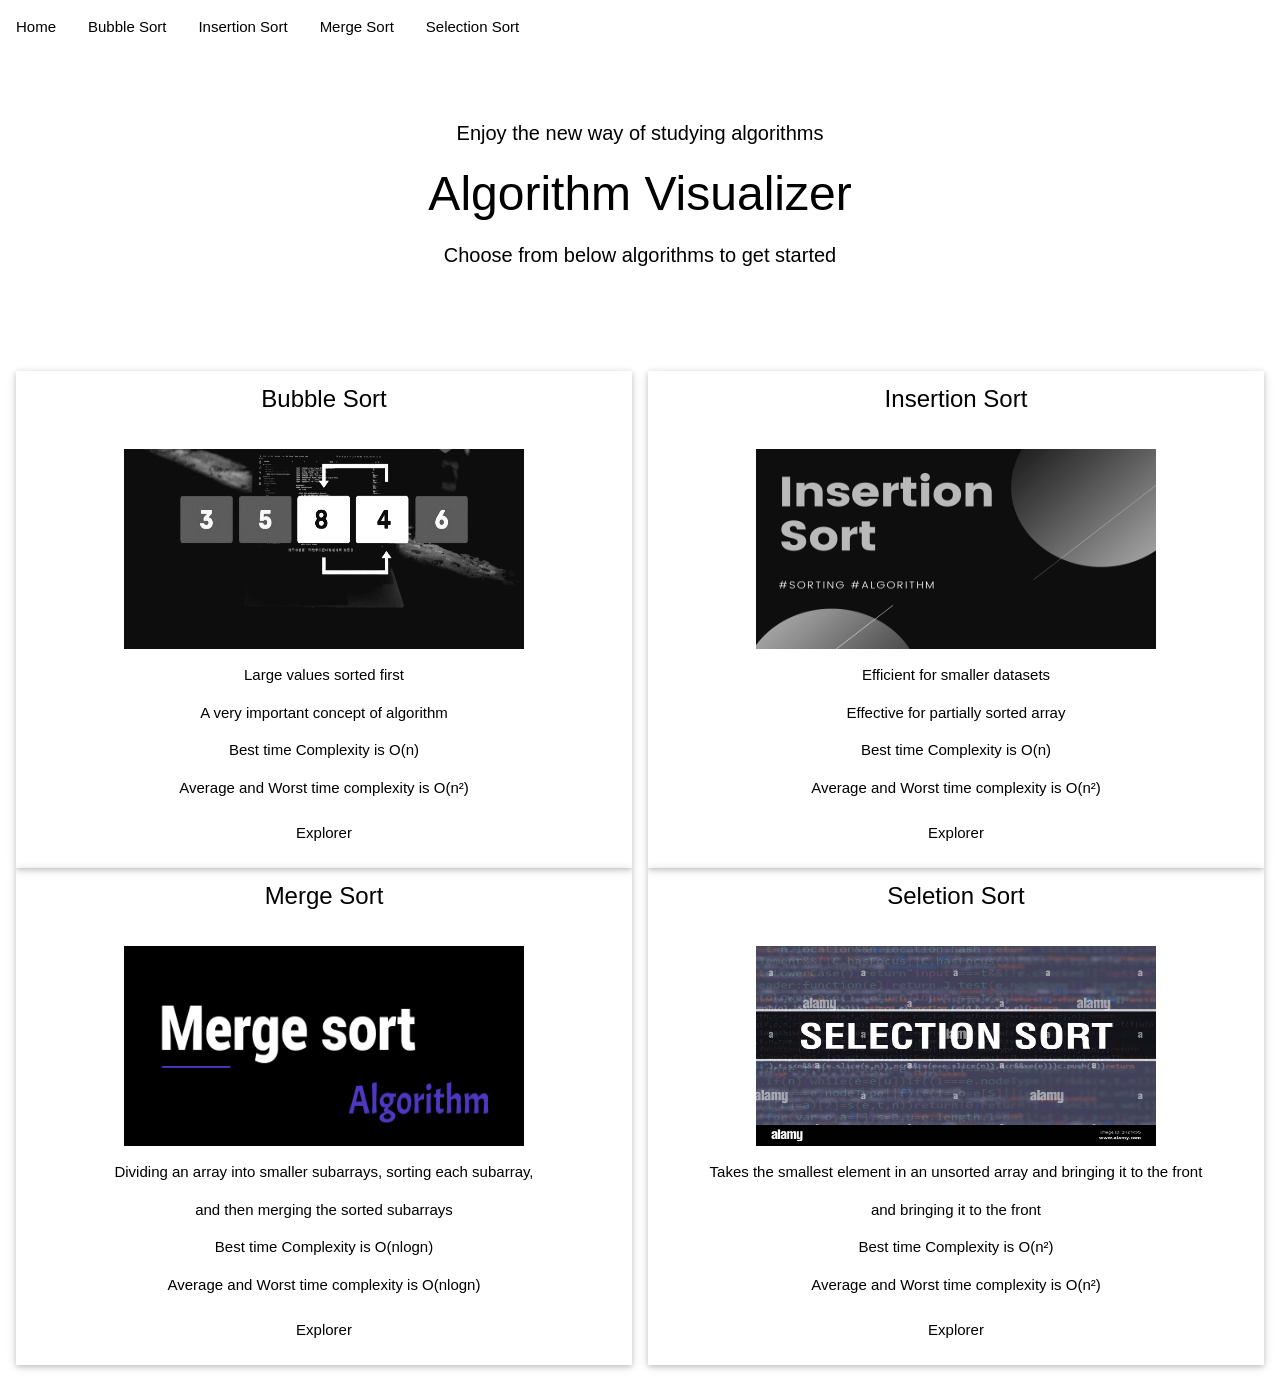
<file: index.html>
<!DOCTYPE html>
<html>
  
  <head>
    <title>Algorithm Visualizer</title>
    <meta charset="UTF-8">
    <meta name="viewport" content="width=device-width, initial-scale=1">
    <link rel="stylesheet" href="https://www.w3schools.com/w3css/4/w3.css">
    <link rel="stylesheet" href="https://www.w3schools.com/lib/w3-theme-black.css">
    <link rel="stylesheet" href="https://cdnjs.cloudflare.com/ajax/libs/font-awesome/4.3.0/css/font-awesome.min.css">
  </head>

   <body>
    
      <div class="w3-bar w3-theme">
         <a href="index.html" class="w3-bar-item w3-button w3-padding-16">Home</a>
         <a href="Bubble.html" class="w3-bar-item w3-button w3-padding-16">Bubble Sort</a>
         <a href="Insertion.html" class="w3-bar-item w3-button w3-padding-16">Insertion Sort</a>
         <a href="Merge.html" class="w3-bar-item w3-button w3-padding-16">Merge Sort</a>
         <a href="Selection.html" class="w3-bar-item w3-button w3-padding-16">Selection Sort</a>
      </div>

      <!-- Header -->
      <header class="w3-container w3-theme w3-padding" id="myHeader" style="min-height:300px">
       
         <div class="w3-center">
            <br><br>
            <h4>Enjoy the new way of studying algorithms</h4>
            <h1 class="w3-xxxlarge w3-animate-bottom">Algorithm Visualizer</h1>
            <h4>Choose from below algorithms to get started</h4>
         </div>
      </header>


      <div class="w3-row-padding w3-center w3-margin-top w3-margin-bottom">
         <div class="w3-half">
            <div class="w3-card w3-container" style="min-height:460px">
               <h3>Bubble Sort</h3>
               <br>
               <img src="Bubble.jpeg" height="200px" width="400px">
               <p>Large values sorted first</p>
               <p>A very important concept of algorithm</p>
               <p>Best time Complexity is O(n)</p>
               <p>Average and Worst time complexity is O(n²)</p>
               <p><a href="Bubble.html"><button class="w3-button w3-theme">Explorer</button></a></p>
            </div>
         </div>

         <div class="w3-half">
            <div class="w3-card w3-container" style="min-height:460px">
               <h3>Insertion Sort</h3>
               <br>
               <img src="Insertion.png" height="200px" width="400px">
               <p>Efficient for smaller datasets</p>
               <p>Effective for partially sorted array</p>
               <p>Best time Complexity is O(n)</p>
               <p>Average and Worst time complexity is O(n²)</p>
               <p><a href="Insertion.html"><button class="w3-button w3-theme">Explorer</button></a></p>
            </div>
         </div>

         <div class="w3-half">
            <div class="w3-card w3-container" style="min-height:460px">
               <h3>Merge Sort</h3>
               <br>
               <img src="merge sort.webp" height="200px" width="400px">
               <p>Dividing an array into smaller subarrays, sorting each subarray, </p>
               <p>and then merging the sorted subarrays</p>
               <p>Best time Complexity is O(nlogn)</p>
               <p>Average and Worst time complexity is O(nlogn)</p>
               <p><a href="Merge.html"><button class="w3-button w3-theme">Explorer</button></a></p>
            </div>
         </div>

         <div class="w3-half">
            <div class="w3-card w3-container" style="min-height:460px">
               <h3>Seletion Sort</h3>
               <br>
               <img src="selection sort.jpg" height="200px" width="400px">
               <p>Takes the smallest element in an unsorted array and bringing it to the front</p>
               <p>and bringing it to the front</p>
               <p>Best time Complexity is O(n²)</p>
               <p>Average and Worst time complexity is O(n²)</p>
               <p><a href="Selection.html"><button class="w3-button w3-theme">Explorer</button></a></p>
            </div>
         </div>
      </div>

   </body>
</html>
</file>
